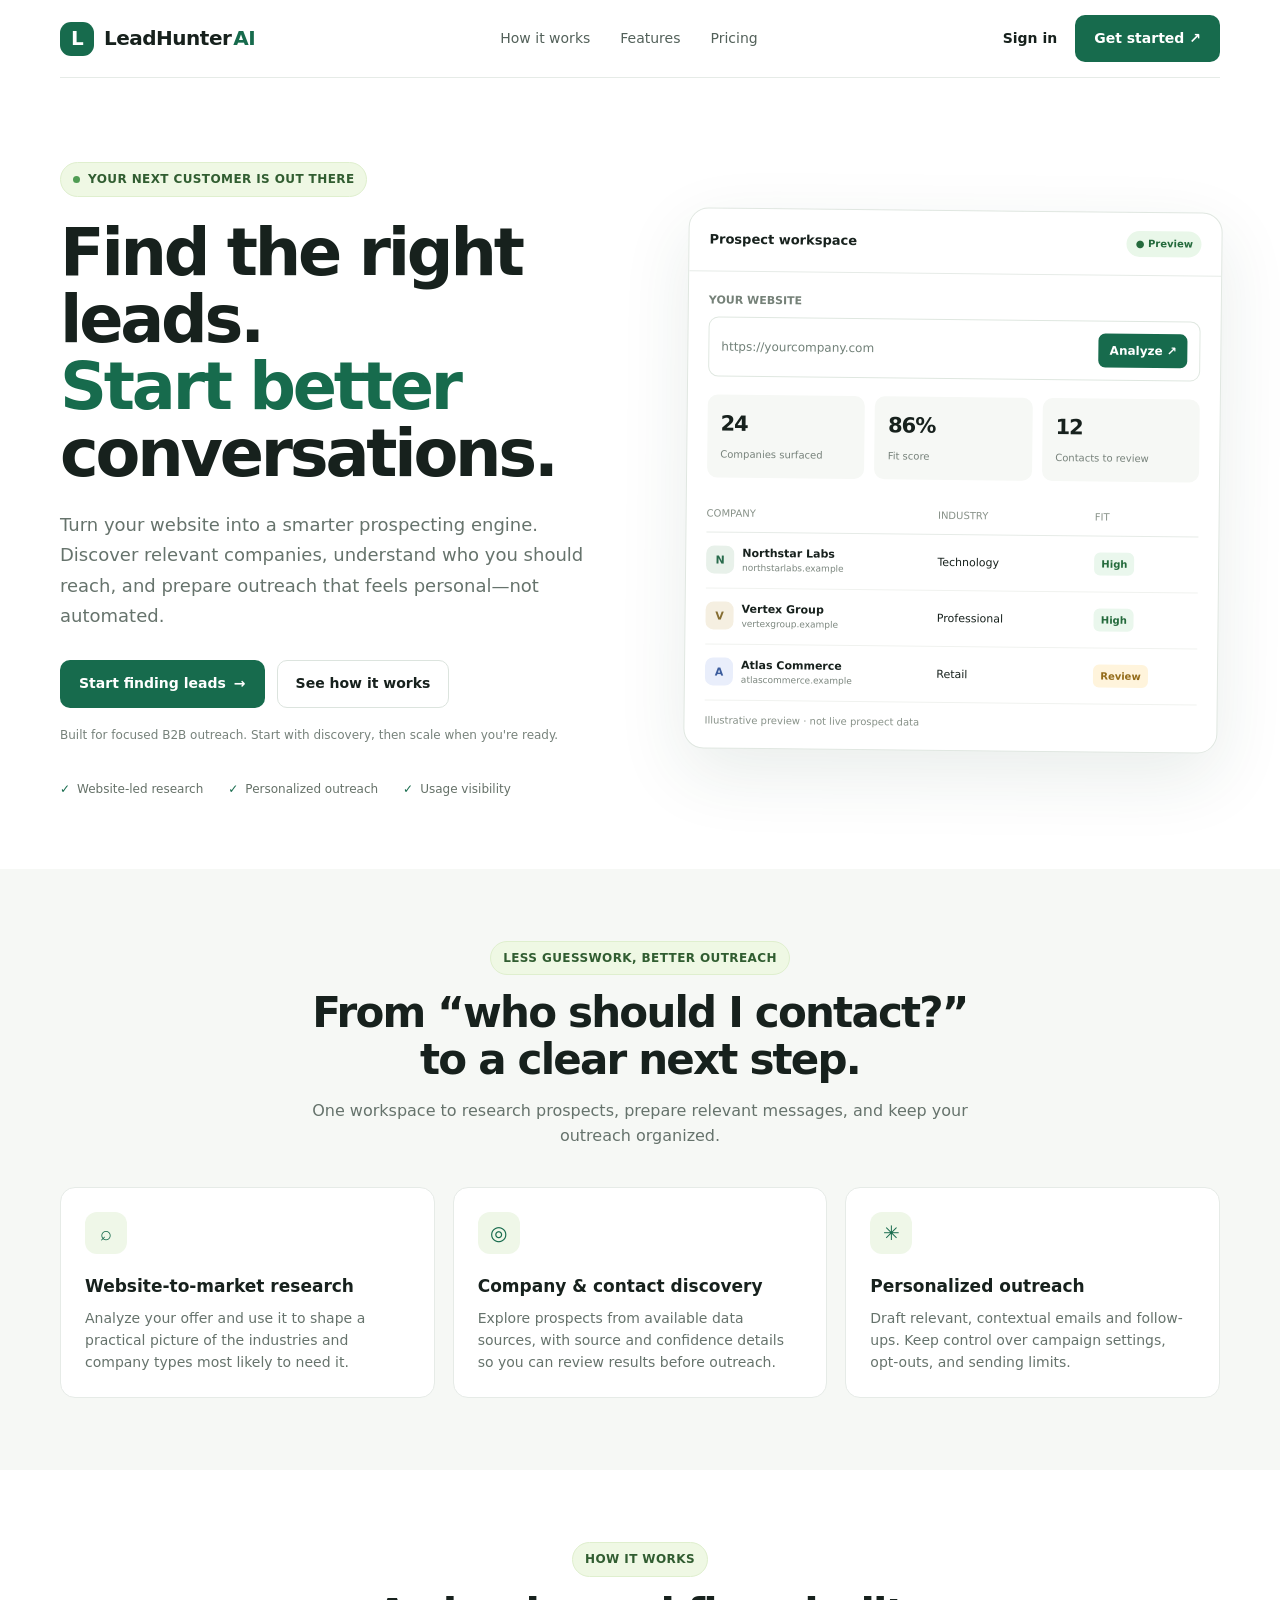
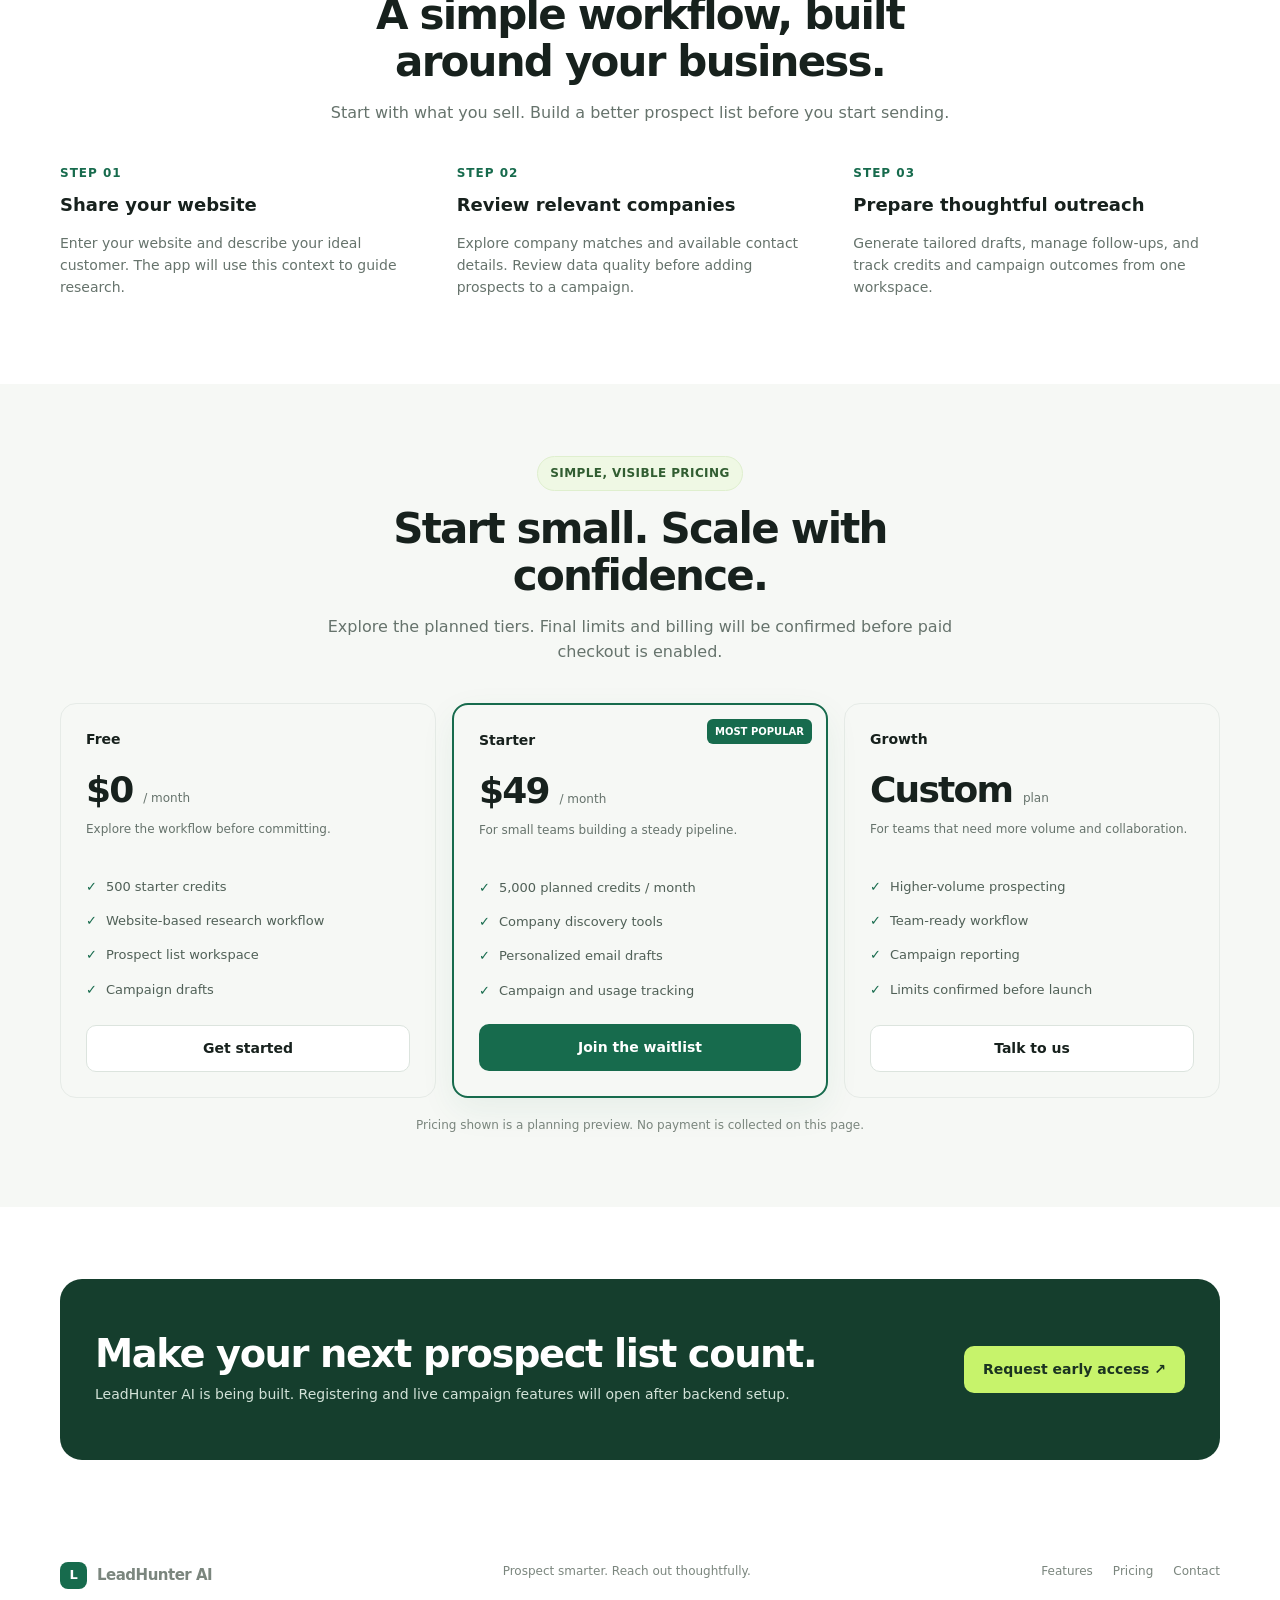
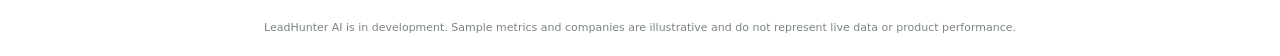
<file: index.html>
<!doctype html>
<html lang="en">
<head>
<meta charset="utf-8"><meta name="viewport" content="width=device-width,initial-scale=1">
<meta name="description" content="LeadHunter AI helps B2B teams discover relevant companies and prepare personalized outreach.">
<title>LeadHunter AI — Find the right companies</title>
<style>
:root{--ink:#17211d;--muted:#66736c;--green:#176b4d;--lime:#c7f36b;--line:#e6ebe7;--paper:#fff;--soft:#f6f8f5}
*{box-sizing:border-box}html{scroll-behavior:smooth}body{margin:0;font-family:Inter,ui-sans-serif,system-ui,-apple-system,BlinkMacSystemFont,"Segoe UI",sans-serif;color:var(--ink);background:var(--paper);line-height:1.55}a{color:inherit;text-decoration:none}.wrap{width:min(1160px,calc(100% - 40px));margin:auto}.nav{height:78px;display:flex;align-items:center;justify-content:space-between;border-bottom:1px solid var(--line)}.brand{display:flex;gap:10px;align-items:center;font-weight:800;letter-spacing:-.5px;font-size:20px}.mark{width:34px;height:34px;border-radius:11px;background:var(--green);display:grid;place-items:center;color:#fff;font-weight:900}.navlinks{display:flex;gap:30px;color:#53615a;font-size:14px}.navright{display:flex;gap:18px;align-items:center;font-size:14px;font-weight:650}.btn{display:inline-flex;align-items:center;justify-content:center;gap:8px;border:1px solid transparent;border-radius:10px;padding:12px 18px;font-weight:750;font-size:14px;cursor:pointer;transition:.2s}.btn-dark{background:var(--green);color:white}.btn-dark:hover{background:#0f563c;transform:translateY(-1px)}.btn-light{border-color:#dce4de;background:white}.hero{padding:84px 0 70px;display:grid;grid-template-columns:1.03fr .97fr;gap:58px;align-items:center}.eyebrow{display:inline-flex;gap:8px;align-items:center;background:#eff8e4;color:#315d31;border:1px solid #dfefce;border-radius:99px;padding:7px 12px;font-size:12px;font-weight:800;letter-spacing:.4px}.dot{height:7px;width:7px;border-radius:50%;background:#4f9c53}.hero h1{font-size:clamp(42px,5.1vw,67px);letter-spacing:-3.2px;line-height:1.03;margin:22px 0}.hero h1 span{color:var(--green)}.lead{font-size:18px;color:var(--muted);max-width:530px;line-height:1.7}.heroactions{display:flex;gap:12px;margin:28px 0 18px;flex-wrap:wrap}.micro{font-size:12px;color:#77827b}.proof{display:flex;gap:25px;flex-wrap:wrap;margin-top:36px;color:#657168;font-size:12px}.proof span:before{content:"✓";color:var(--green);font-weight:900;margin-right:7px}.demo{border:1px solid #e0e7e1;border-radius:20px;background:#fff;box-shadow:0 24px 70px #1c493019;overflow:hidden;transform:rotate(.6deg)}.demotop{padding:18px 20px;border-bottom:1px solid var(--line);display:flex;justify-content:space-between;align-items:center}.demotitle{font-weight:800;font-size:13px}.pill{font-size:10px;background:#e9f7e9;color:#246a3c;border-radius:20px;padding:5px 9px;font-weight:800}.demo-body{padding:20px}.searchlabel{font-size:11px;color:#758178;font-weight:800;margin-bottom:8px}.fakeinput{border:1px solid #dfe7e0;border-radius:10px;padding:12px;display:flex;align-items:center;justify-content:space-between;font-size:12px;color:#718078}.mini-btn{background:var(--green);color:#fff;border-radius:7px;padding:8px 11px;font-weight:700}.statrow{display:grid;grid-template-columns:repeat(3,1fr);gap:10px;margin:18px 0}.stat{background:var(--soft);padding:13px;border-radius:10px}.stat strong{display:block;font-size:21px;letter-spacing:-1px}.stat small{font-size:10px;color:#77827b}.tablehead,.leadrow{display:grid;grid-template-columns:1.5fr 1fr .7fr;gap:8px;align-items:center}.tablehead{font-size:10px;color:#879188;border-bottom:1px solid var(--line);padding:10px 0}.leadrow{padding:12px 0;border-bottom:1px solid #f0f2ef;font-size:11px}.company{display:flex;gap:8px;align-items:center;font-weight:750}.companyicon{height:28px;width:28px;display:grid;place-items:center;border-radius:8px;background:#e8f1ea;color:#286b4c;font-weight:900}.company small{display:block;font-size:9px;color:#7c877f;font-weight:500}.match{font-size:10px;font-weight:800;color:#246a3c;background:#eaf7ed;padding:4px 7px;border-radius:6px;justify-self:start}.section{padding:72px 0}.center{text-align:center;max-width:690px;margin:0 auto 38px}.center h2{font-size:clamp(30px,3.5vw,42px);line-height:1.12;letter-spacing:-1.8px;margin:14px 0}.center p{color:var(--muted)}.cards{display:grid;grid-template-columns:repeat(3,1fr);gap:18px}.card{border:1px solid var(--line);border-radius:15px;padding:24px;background:white}.icon{height:42px;width:42px;display:grid;place-items:center;border-radius:12px;background:#eff7e8;color:var(--green);font-size:20px;margin-bottom:19px}.card h3{font-size:17px;margin:0 0 9px}.card p{font-size:14px;color:var(--muted);margin:0}.softbg{background:var(--soft)}.steps{display:grid;grid-template-columns:repeat(3,1fr);gap:30px}.stepnum{font-size:12px;color:var(--green);font-weight:900;letter-spacing:1px}.step h3{margin:9px 0;font-size:18px}.step p{font-size:14px;color:var(--muted)}.pricing{display:grid;grid-template-columns:repeat(3,1fr);gap:16px;align-items:stretch}.pricecard{border:1px solid var(--line);border-radius:16px;padding:25px;display:flex;flex-direction:column}.pricecard.featured{border:2px solid var(--green);box-shadow:0 12px 35px #176b4d12;position:relative}.popular{position:absolute;right:14px;top:14px;font-size:10px;font-weight:800;color:#fff;background:var(--green);padding:5px 8px;border-radius:6px}.plan{font-size:14px;font-weight:800}.price{font-size:36px;font-weight:850;letter-spacing:-1.8px;margin:12px 0 2px}.price small{font-size:12px;font-weight:500;letter-spacing:0;color:var(--muted)}.pricehint{font-size:12px;color:var(--muted);min-height:34px}.features{list-style:none;padding:16px 0;margin:0;flex:1}.features li{font-size:13px;color:#506057;padding:7px 0}.features li:before{content:"✓";color:var(--green);font-weight:900;margin-right:9px}.pricecard .btn{width:100%}.note{text-align:center;font-size:12px;color:#7b867e;margin-top:18px}.cta{padding:54px 35px;border-radius:22px;background:#153e2d;color:white;display:flex;justify-content:space-between;align-items:center;gap:24px}.cta h2{font-size:clamp(28px,3vw,39px);line-height:1.1;letter-spacing:-1.4px;margin:0 0 9px}.cta p{color:#d2e2d8;margin:0;font-size:14px}.btn-lime{background:var(--lime);color:#1b3321}.footer{padding:30px 0;display:flex;justify-content:space-between;gap:20px;color:#7b867e;font-size:12px}.footerlinks{display:flex;gap:20px}.disclaimer{font-size:11px;color:#7b867e;text-align:center;padding:0 0 20px}
@media(max-width:850px){.hero{grid-template-columns:1fr;gap:36px;padding-top:55px}.demo{transform:none}.navlinks{display:none}.cards,.steps,.pricing{grid-template-columns:1fr}.cta{align-items:flex-start;flex-direction:column}.section{padding:55px 0}.hero h1{letter-spacing:-2px}.proof{gap:14px}}@media(min-width:851px) and (max-width:1050px){.hero{gap:30px}.hero h1{font-size:52px}}
</style>
</head>
<body>
<header class="wrap nav"><a class="brand" href="#"><span class="mark">L</span> LeadHunter <span style="color:var(--green);margin-left:-8px">AI</span></a><nav class="navlinks"><a href="#how">How it works</a><a href="#features">Features</a><a href="#pricing">Pricing</a></nav><div class="navright"><a href="app.html">Sign in</a><a class="btn btn-dark" href="app.html">Get started ↗</a></div></header>
<main>
<section class="wrap hero"><div><div class="eyebrow"><span class="dot"></span> YOUR NEXT CUSTOMER IS OUT THERE</div><h1>Find the right leads.<br><span>Start better</span> conversations.</h1><p class="lead">Turn your website into a smarter prospecting engine. Discover relevant companies, understand who you should reach, and prepare outreach that feels personal—not automated.</p><div class="heroactions"><a class="btn btn-dark" href="app.html">Start finding leads <span>→</span></a><a class="btn btn-light" href="#how">See how it works</a></div><div class="micro">Built for focused B2B outreach. Start with discovery, then scale when you're ready.</div><div class="proof"><span>Website-led research</span><span>Personalized outreach</span><span>Usage visibility</span></div></div>
<div class="demo"><div class="demotop"><div class="demotitle">Prospect workspace</div><span class="pill">● Preview</span></div><div class="demo-body"><div class="searchlabel">YOUR WEBSITE</div><div class="fakeinput"><span>https://yourcompany.com</span><span class="mini-btn">Analyze ↗</span></div><div class="statrow"><div class="stat"><strong>24</strong><small>Companies surfaced</small></div><div class="stat"><strong>86%</strong><small>Fit score</small></div><div class="stat"><strong>12</strong><small>Contacts to review</small></div></div><div class="tablehead"><span>COMPANY</span><span>INDUSTRY</span><span>FIT</span></div><div class="leadrow"><div class="company"><span class="companyicon">N</span><span>Northstar Labs<small>northstarlabs.example</small></span></div><span>Technology</span><span class="match">High</span></div><div class="leadrow"><div class="company"><span class="companyicon" style="background:#f5efe1;color:#856d31">V</span><span>Vertex Group<small>vertexgroup.example</small></span></div><span>Professional</span><span class="match">High</span></div><div class="leadrow"><div class="company"><span class="companyicon" style="background:#e9eefb;color:#3b5c9d">A</span><span>Atlas Commerce<small>atlascommerce.example</small></span></div><span>Retail</span><span class="match" style="background:#fff4dc;color:#936b19">Review</span></div><div style="font-size:10px;color:#879188;padding-top:12px">Illustrative preview · not live prospect data</div></div></div></section>
<section class="softbg section" id="features"><div class="wrap"><div class="center"><div class="eyebrow">LESS GUESSWORK, BETTER OUTREACH</div><h2>From “who should I contact?” to a clear next step.</h2><p>One workspace to research prospects, prepare relevant messages, and keep your outreach organized.</p></div><div class="cards"><article class="card"><div class="icon">⌕</div><h3>Website-to-market research</h3><p>Analyze your offer and use it to shape a practical picture of the industries and company types most likely to need it.</p></article><article class="card"><div class="icon">◎</div><h3>Company & contact discovery</h3><p>Explore prospects from available data sources, with source and confidence details so you can review results before outreach.</p></article><article class="card"><div class="icon">✳</div><h3>Personalized outreach</h3><p>Draft relevant, contextual emails and follow-ups. Keep control over campaign settings, opt-outs, and sending limits.</p></article></div></div></section>
<section class="section wrap" id="how"><div class="center"><div class="eyebrow">HOW IT WORKS</div><h2>A simple workflow, built around your business.</h2><p>Start with what you sell. Build a better prospect list before you start sending.</p></div><div class="steps"><article class="step"><div class="stepnum">STEP 01</div><h3>Share your website</h3><p>Enter your website and describe your ideal customer. The app will use this context to guide research.</p></article><article class="step"><div class="stepnum">STEP 02</div><h3>Review relevant companies</h3><p>Explore company matches and available contact details. Review data quality before adding prospects to a campaign.</p></article><article class="step"><div class="stepnum">STEP 03</div><h3>Prepare thoughtful outreach</h3><p>Generate tailored drafts, manage follow-ups, and track credits and campaign outcomes from one workspace.</p></article></div></section>
<section class="softbg section" id="pricing"><div class="wrap"><div class="center"><div class="eyebrow">SIMPLE, VISIBLE PRICING</div><h2>Start small. Scale with confidence.</h2><p>Explore the planned tiers. Final limits and billing will be confirmed before paid checkout is enabled.</p></div><div class="pricing"><article class="pricecard"><div class="plan">Free</div><div class="price">$0 <small>/ month</small></div><div class="pricehint">Explore the workflow before committing.</div><ul class="features"><li>500 starter credits</li><li>Website-based research workflow</li><li>Prospect list workspace</li><li>Campaign drafts</li></ul><a class="btn btn-light" href="app.html">Get started</a></article><article class="pricecard featured"><span class="popular">MOST POPULAR</span><div class="plan">Starter</div><div class="price">$49 <small>/ month</small></div><div class="pricehint">For small teams building a steady pipeline.</div><ul class="features"><li>5,000 planned credits / month</li><li>Company discovery tools</li><li>Personalized email drafts</li><li>Campaign and usage tracking</li></ul><a class="btn btn-dark" href="app.html">Join the waitlist</a></article><article class="pricecard"><div class="plan">Growth</div><div class="price">Custom <small>plan</small></div><div class="pricehint">For teams that need more volume and collaboration.</div><ul class="features"><li>Higher-volume prospecting</li><li>Team-ready workflow</li><li>Campaign reporting</li><li>Limits confirmed before launch</li></ul><a class="btn btn-light" href="app.html">Talk to us</a></article></div><div class="note">Pricing shown is a planning preview. No payment is collected on this page.</div></div></section>
<section class="wrap section" id="get-started"><div class="cta"><div><h2>Make your next prospect list count.</h2><p>LeadHunter AI is being built. Registering and live campaign features will open after backend setup.</p></div><a class="btn btn-lime" href="mailto:hello@leadhunterai.example?subject=LeadHunter%20AI%20early%20access">Request early access ↗</a></div></section>
</main><footer class="wrap footer"><a class="brand" href="#" style="font-size:15px"><span class="mark" style="height:27px;width:27px;border-radius:8px;font-size:13px">L</span> LeadHunter AI</a><div>Prospect smarter. Reach out thoughtfully.</div><div class="footerlinks"><a href="#features">Features</a><a href="#pricing">Pricing</a><a href="mailto:hello@leadhunterai.example">Contact</a></div></footer><div class="wrap disclaimer">LeadHunter AI is in development. Sample metrics and companies are illustrative and do not represent live data or product performance.</div>
</body></html>
</file>
